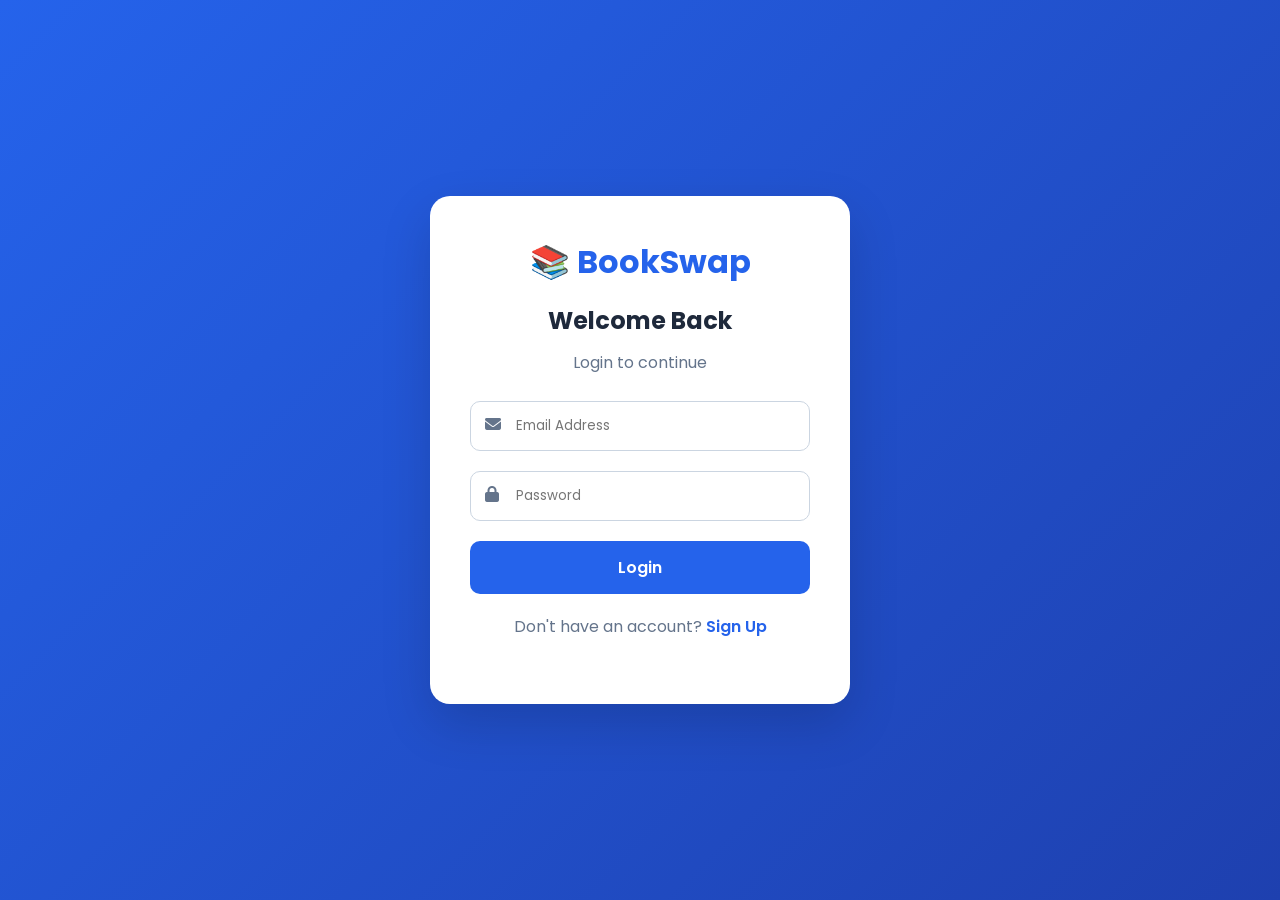
<file: login.html>
<!DOCTYPE html>
<html lang="en">

<head>
<meta charset="UTF-8">
<meta name="viewport" content="width=device-width, initial-scale=1.0">

<title>Login | BookSwap</title>

<link rel="stylesheet" href="style.css">

<link rel="stylesheet"
href="https://cdnjs.cloudflare.com/ajax/libs/font-awesome/6.5.1/css/all.min.css">
</head>

<body>

<div class="auth-container">

<div class="auth-card">

<div class="auth-logo">
📚 BookSwap
</div>

<h2>Welcome Back</h2>

<p>Login to continue</p>

<form>

<div class="input-group">

<i class="fas fa-envelope"></i>

<input
type="email"
placeholder="Email Address"
required>

</div>

<div class="input-group">

<i class="fas fa-lock"></i>

<input
type="password"
placeholder="Password"
required>

</div>

<button class="auth-btn">
Login
</button>

</form>

<p class="auth-link">
Don't have an account?

<a href="signup.html">
Sign Up
</a>

</p>

</div>

</div>

</body>
</html>
</file>
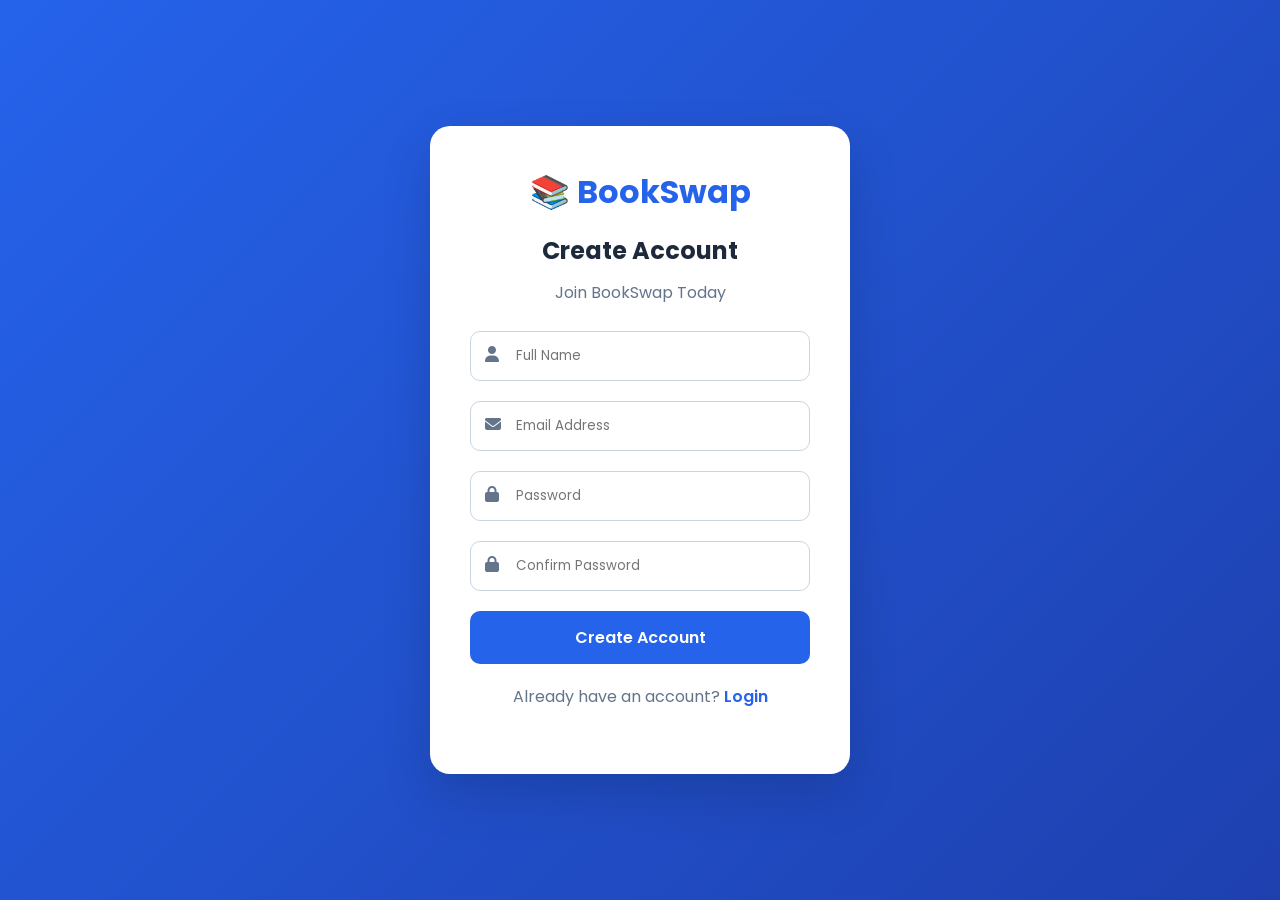
<file: signup.html>
<!DOCTYPE html>
<html lang="en">

<head>

<meta charset="UTF-8">
<meta name="viewport"
content="width=device-width, initial-scale=1.0">

<title>Sign Up | BookSwap</title>

<link rel="stylesheet" href="style.css">

<link rel="stylesheet"
href="https://cdnjs.cloudflare.com/ajax/libs/font-awesome/6.5.1/css/all.min.css">

</head>

<body>

<div class="auth-container">

<div class="auth-card">

<div class="auth-logo">
📚 BookSwap
</div>

<h2>Create Account</h2>

<p>Join BookSwap Today</p>

<form>

<div class="input-group">

<i class="fas fa-user"></i>

<input
type="text"
placeholder="Full Name"
required>

</div>

<div class="input-group">

<i class="fas fa-envelope"></i>

<input
type="email"
placeholder="Email Address"
required>

</div>

<div class="input-group">

<i class="fas fa-lock"></i>

<input
type="password"
placeholder="Password"
required>

</div>

<div class="input-group">

<i class="fas fa-lock"></i>

<input
type="password"
placeholder="Confirm Password"
required>

</div>

<button class="auth-btn">
Create Account
</button>

</form>

<p class="auth-link">

Already have an account?

<a href="login.html">
Login
</a>

</p>

</div>

</div>

</body>
</html>
</file>
<file: style.css>
/* =========================
   GOOGLE FONT
========================= */

@import url('https://fonts.googleapis.com/css2?family=Poppins:wght@300;400;500;600;700&display=swap');

/* =========================
   GLOBAL
========================= */

*{
margin:0;
padding:0;
box-sizing:border-box;
font-family:'Poppins',sans-serif;
}

html{
scroll-behavior:smooth;
}

body{
background:#f8fafc;
color:#1e293b;
overflow-x:hidden;
line-height:1.6;
}

/* =========================
   NAVBAR
========================= */

.navbar{
position:sticky;
top:0;
z-index:1000;

display:flex;
justify-content:space-between;
align-items:center;

padding:15px 8%;

background:#ffffff;

box-shadow:0 2px 20px rgba(0,0,0,.08);
}

.logo{
font-size:1.6rem;
font-weight:700;
color:#2563eb;
}

.nav-links{
display:flex;
gap:25px;
}

.nav-links a{
text-decoration:none;
color:#334155;
font-weight:500;
transition:.3s;
}

.nav-links a:hover{
color:#2563eb;
}

.auth-buttons{
display:flex;
gap:10px;
}

.login-btn,
.signup-btn{
padding:10px 20px;
border:none;
border-radius:30px;
cursor:pointer;
font-weight:600;
transition:.3s;
}

.login-btn{
background:#e2e8f0;
}

.signup-btn{
background:#2563eb;
color:white;
}

.signup-btn:hover{
transform:translateY(-2px);
}

/* =========================
   NEWS BAR
========================= */

.news-bar{
background:#facc15;
overflow:hidden;
padding:12px 0;
white-space:nowrap;
font-weight:600;
}

.news-content{
display:inline-block;
animation:scrollNews 20s linear infinite;
}

@keyframes scrollNews{
from{
transform:translateX(100%);
}
to{
transform:translateX(-100%);
}
}

/* =========================
   HERO
========================= */

.hero{
min-height:80vh;

background:
linear-gradient(
rgba(0,0,0,.65),
rgba(0,0,0,.65)
),

url("https://images.unsplash.com/photo-1521587760476-6c12a4b040da");

background-size:cover;
background-position:center;

display:flex;
justify-content:center;
align-items:center;

text-align:center;
padding:50px 20px;
}

.hero-content{
max-width:800px;
color:white;
}

.hero h1{
font-size:3.5rem;
margin-bottom:20px;
}

.hero p{
font-size:1.1rem;
margin-bottom:30px;
}

.hero-buttons{
display:flex;
justify-content:center;
gap:15px;
margin-bottom:30px;
}

.primary-btn,
.secondary-btn{
padding:14px 28px;
border:none;
border-radius:30px;
font-weight:600;
cursor:pointer;
transition:.3s;
}

.primary-btn{
background:#2563eb;
color:white;
}

.secondary-btn{
background:white;
color:#111827;
}

.primary-btn:hover,
.secondary-btn:hover{
transform:translateY(-3px);
}

/* =========================
   SEARCH
========================= */

.search-box{
display:flex;
justify-content:center;
align-items:center;
max-width:650px;
margin:auto;
}

.search-box input{
width:100%;
padding:16px 20px;
border:none;
outline:none;
border-radius:40px 0 0 40px;
font-size:1rem;
}

.search-box button{
padding:16px 22px;
border:none;
background:#2563eb;
color:white;
border-radius:0 40px 40px 0;
cursor:pointer;
}

/* =========================
   STATS
========================= */

.stats{
display:grid;
grid-template-columns:repeat(auto-fit,minmax(180px,1fr));
gap:20px;
padding:80px 8%;
}

.stat-card{
background:white;
padding:30px;
text-align:center;
border-radius:15px;
box-shadow:0 10px 30px rgba(0,0,0,.06);
}

.stat-card h2{
color:#2563eb;
font-size:2rem;
}

/* =========================
   SECTIONS
========================= */

section{
padding:80px 8%;
}

section h2{
text-align:center;
font-size:2.2rem;
margin-bottom:40px;
}

/* =========================
   HOW IT WORKS
========================= */

.steps{
display:grid;
grid-template-columns:repeat(auto-fit,minmax(250px,1fr));
gap:25px;
}

.step{
background:white;
padding:30px;
border-radius:15px;
text-align:center;
box-shadow:0 10px 30px rgba(0,0,0,.06);
}

.step i{
font-size:2.5rem;
color:#2563eb;
margin-bottom:15px;
}

/* =========================
   CATEGORIES
========================= */

.category-container{
display:flex;
justify-content:center;
flex-wrap:wrap;
gap:15px;
}

.category{
padding:12px 25px;
background:white;
border-radius:30px;
box-shadow:0 4px 15px rgba(0,0,0,.08);
cursor:pointer;
transition:.3s;
}

.category:hover{
background:#2563eb;
color:white;
transform:translateY(-5px);
}

/* =========================
   BOOKS
========================= */

.book-grid{
display:grid;
grid-template-columns:repeat(auto-fit,minmax(280px,1fr));
gap:25px;
}

.book-card{
background:white;
border-radius:15px;
overflow:hidden;
box-shadow:0 10px 30px rgba(0,0,0,.08);
transition:.3s;
}

.book-card:hover{
transform:translateY(-10px);
}

.book-card img{
width:100%;
height:250px;
object-fit:cover;
}

.book-card h3,
.book-card p{
padding:0 20px;
margin-top:10px;
}

.book-card button{
margin:20px;
padding:12px 20px;
border:none;
background:#2563eb;
color:white;
border-radius:8px;
cursor:pointer;
}

.price{
font-weight:700;
color:#16a34a;
}

/* =========================
   SELLER
========================= */

.seller{
text-align:center;
}

.seller-card{
max-width:350px;
margin:auto;
background:white;
padding:30px;
border-radius:15px;
box-shadow:0 10px 30px rgba(0,0,0,.08);
}

.seller-card img{
width:120px;
height:120px;
border-radius:50%;
margin-bottom:15px;
}

/* =========================
   TESTIMONIALS
========================= */

.testimonial-grid{
display:grid;
grid-template-columns:repeat(auto-fit,minmax(250px,1fr));
gap:25px;
}

.testimonial{
background:white;
padding:25px;
border-radius:15px;
box-shadow:0 10px 30px rgba(0,0,0,.08);
}

/* =========================
   PRICING
========================= */

.plan-container{
display:grid;
grid-template-columns:repeat(auto-fit,minmax(280px,1fr));
gap:25px;
}

.plan-card{
background:white;
padding:35px;
border-radius:20px;
text-align:center;
box-shadow:0 10px 30px rgba(0,0,0,.08);
position:relative;
}

.featured{
transform:scale(1.05);
border:3px solid #2563eb;
}

.badge{
position:absolute;
top:-12px;
left:50%;
transform:translateX(-50%);
background:#2563eb;
color:white;
padding:6px 15px;
border-radius:20px;
font-size:.8rem;
}

/* =========================
   FAQ
========================= */

.faq{
max-width:900px;
margin:auto;
}

.faq-item{
background:white;
padding:20px;
margin-bottom:15px;
border-radius:12px;
box-shadow:0 5px 15px rgba(0,0,0,.05);
}

/* =========================
   FOOTER
========================= */

footer{
background:#0f172a;
color:white;
padding:60px 8%;
}

.footer-container{
display:grid;
grid-template-columns:repeat(auto-fit,minmax(220px,1fr));
gap:30px;
margin-bottom:30px;
}

.footer-container h4{
margin-bottom:15px;
}

.footer-container p{
margin:8px 0;
cursor:pointer;
}

.footer-container i{
font-size:1.5rem;
margin-right:10px;
cursor:pointer;
}

hr{
border:none;
height:1px;
background:#334155;
margin-bottom:20px;
}

.copyright{
text-align:center;
}

/* =========================
   RESPONSIVE
========================= */

@media(max-width:768px){

.navbar{
flex-direction:column;
gap:15px;
}

.nav-links{
flex-wrap:wrap;
justify-content:center;
}

.hero h1{
font-size:2.3rem;
}

.hero-buttons{
flex-direction:column;
}

.search-box{
flex-direction:column;
}

.search-box input{
border-radius:40px;
margin-bottom:10px;
}

.search-box button{
border-radius:40px;
width:100%;
}

.featured{
transform:none;
}

}
.notification{
position:fixed;
top:20px;
right:-350px;
background:#2563eb;
color:white;
padding:15px 25px;
border-radius:10px;
box-shadow:0 10px 25px rgba(0,0,0,.2);
transition:.5s;
z-index:9999;
}

.notification.show{
right:20px;
}

.faq-item{
cursor:pointer;
}

.faq-item p{
margin-top:10px;
}
/* =========================
   AUTH PAGES
========================= */

.auth-container{

height:100vh;

display:flex;
justify-content:center;
align-items:center;

background:
linear-gradient(
135deg,
#2563eb,
#1e40af
);

padding:20px;
}

.auth-card{

width:100%;
max-width:420px;

background:white;

padding:40px;

border-radius:20px;

box-shadow:
0 20px 50px rgba(0,0,0,.15);

text-align:center;
}

.auth-logo{

font-size:2rem;
font-weight:700;

color:#2563eb;

margin-bottom:15px;
}

.auth-card h2{
margin-bottom:10px;
}

.auth-card p{
color:#64748b;
margin-bottom:25px;
}

.input-group{

position:relative;
margin-bottom:20px;
}

.input-group i{

position:absolute;

left:15px;
top:15px;

color:#64748b;
}

.input-group input{

width:100%;

padding:14px 14px 14px 45px;

border:1px solid #cbd5e1;

border-radius:10px;

outline:none;
}

.input-group input:focus{

border-color:#2563eb;
}

.auth-btn{

width:100%;

padding:14px;

border:none;

border-radius:10px;

background:#2563eb;

color:white;

font-size:1rem;

font-weight:600;

cursor:pointer;

transition:.3s;
}

.auth-btn:hover{

background:#1d4ed8;
}

.auth-link{

margin-top:20px;
}

.auth-link a{

color:#2563eb;
font-weight:600;

text-decoration:none;
}
</file>
